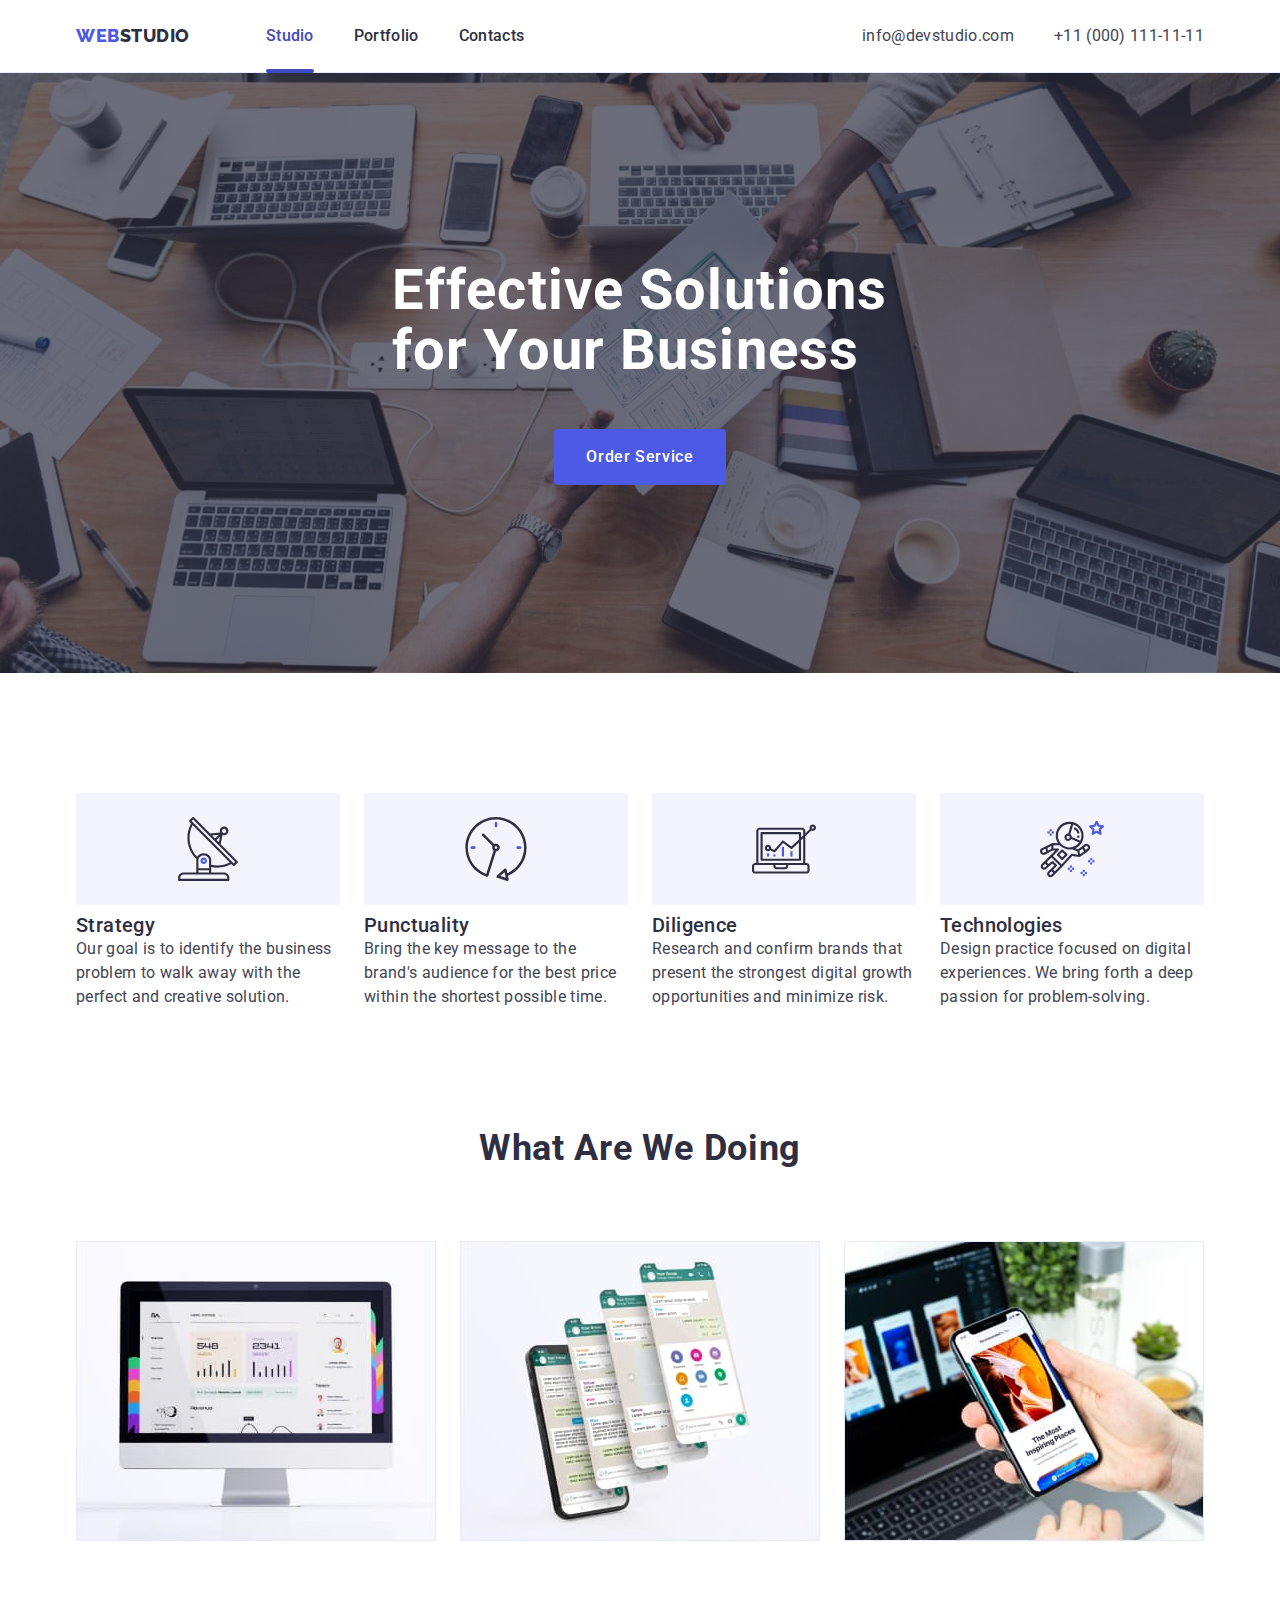
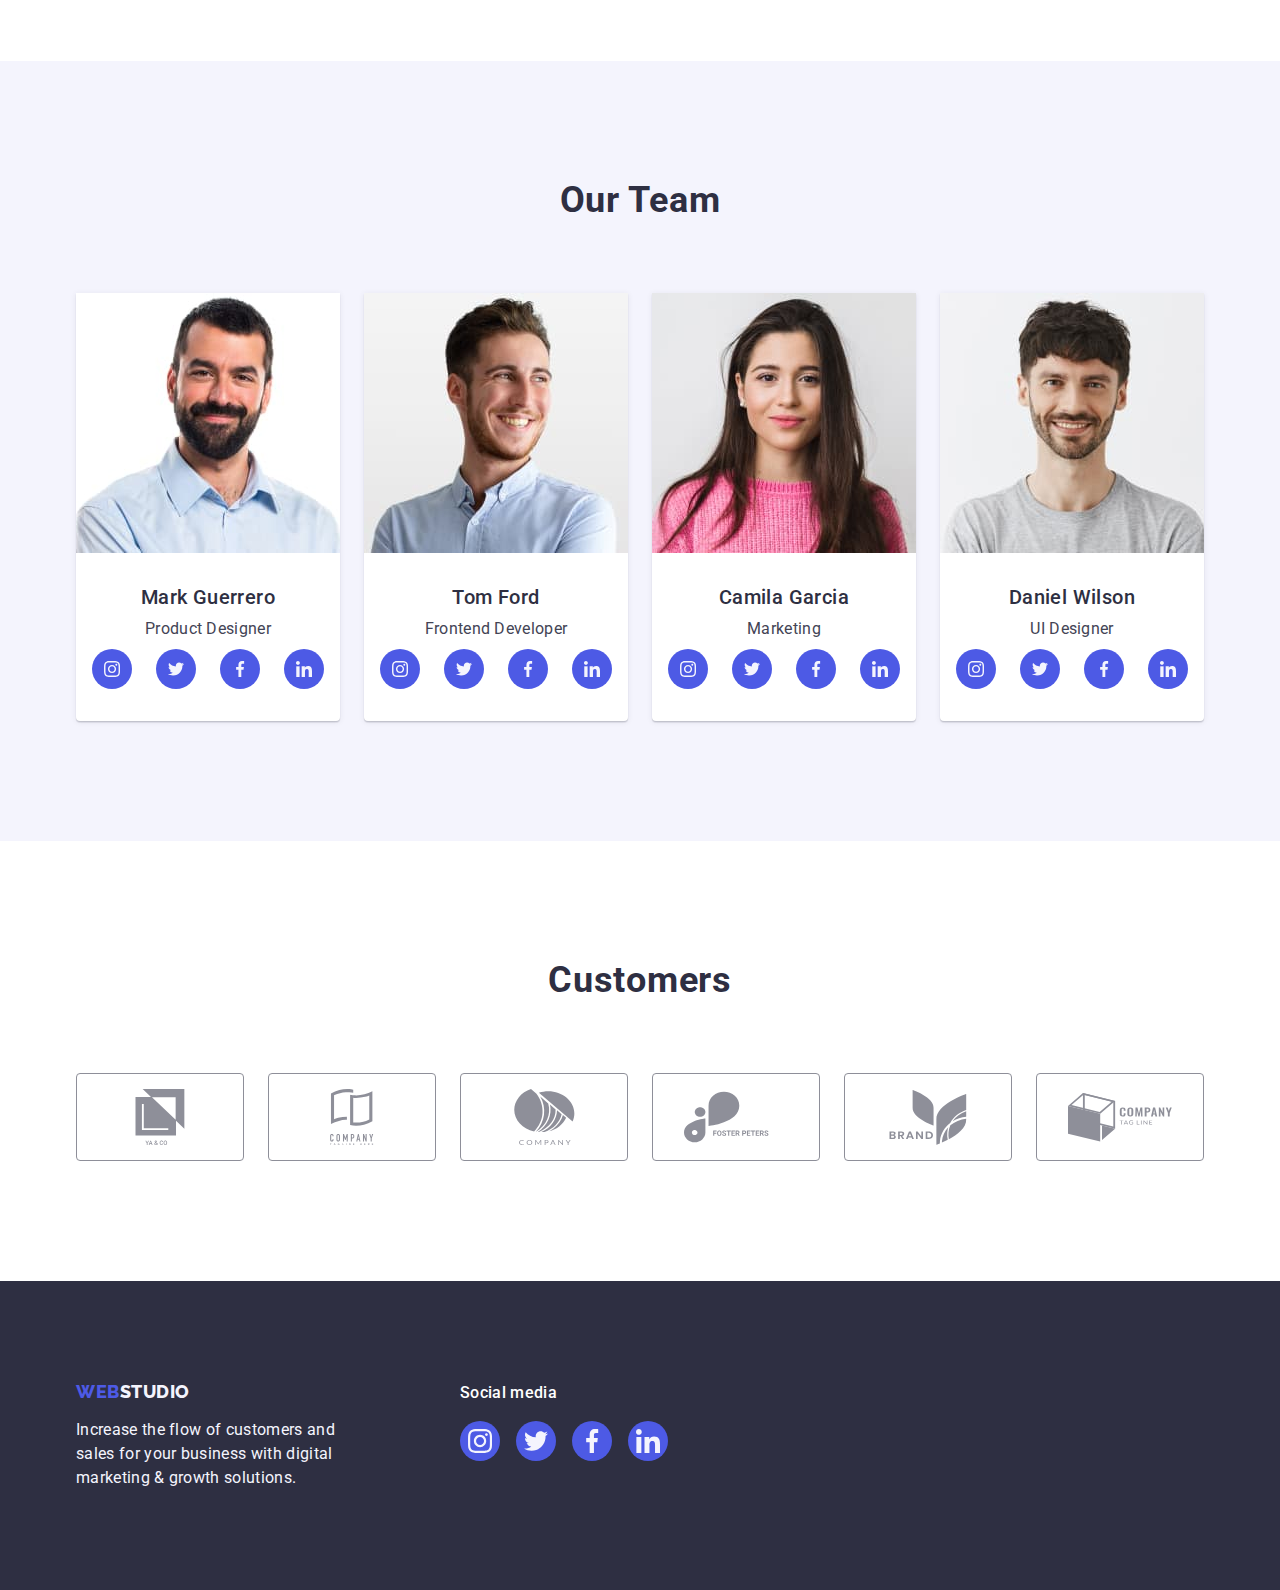
<file: index.html>
<!DOCTYPE html>
<html lang="en">
<head>
    <meta charset="UTF-8">
    <meta http-equiv="X-UA-Compatible" content="IE=edge">
    <meta name="viewport" content="width=device-width, initial-scale=1.0">
    <title>WebStudio</title>
    <link rel="stylesheet" href="https://cdn.jsdelivr.net/npm/modern-normalize@1.1.0/modern-normalize.min.css">
    <link rel="preconnect" href="https://fonts.googleapis.com">
    <link rel="preconnect" href="https://fonts.gstatic.com" crossorigin>
    <link
        href="https://fonts.googleapis.com/css2?family=Raleway:wght@800&family=Roboto:wght@400;500;700;900&family=Tilt+Prism&display=swap"
        rel="stylesheet">
    <link rel="stylesheet" href="./css/styles.css">
</head>
<body>
        <header class="header">
            <div class="header-container container">   
                <nav class="page-nav">
                    <a class="logo-main link" href="./index.html">Web<span class="logo-accent">Studio</span></a>
                    <ul class="nav-menu list">
                        <li>
                            <a class="page-link link active" href="./index.html">Studio</a>
                        </li>
                        <li>
                            <a class="page-link link" href="./portfolio.html">Portfolio</a>
                        </li>
                        <li>
                            <a class="page-link link" href="#">Contacts</a>
                        </li>
                    </ul>
                </nav>

                <address class="contacts">
                    <ul class="contacts-list list">
                        <li>
                            <a class="contacts-link link" href="mailto:info@devstudio.com">info@devstudio.com</a>
                        </li>
                        <li>
                            <a class="contacts-link link" href="tel:+110001111111">+11 (000) 111-11-11</a>
                        </li>
                    </ul>
                </address>
            </div>
        </header>

        <main>
            
            <section class="title-bloc">
                <div class="container">
                        <h1 class="main-title">Effective Solutions for Your Business</h1>
                        <button data-modal-open class="button-title" type="button">Order Service</button>
                </div>
            </section>
            
            <section class="values-bloc">
                <div class="container">
                    <h2 class="lost-title">Our Values</h2>
                    <ul class="values-list list">
                        <li class="values-items">
                            <div class="values-icon-wrap">
                                <svg class="values-icon" width="64" height="64">
                                    <use href="./images/icons.svg#antenna"></use>
                                </svg>
                            </div>
                            <h3 class="sub-title">Strategy</h3>
                            <p class="text">
                                Our goal is to identify the business problem to walk away with the perfect and creative solution.
                            </p>
                        </li>
                        <li class="values-items">
                            <div class="values-icon-wrap">
                                <svg class="values-icon" width="64" height="64">
                                    <use href="./images/icons.svg#clock"></use>
                                </svg>
                            </div>
                            <h3 class="sub-title">Punctuality</h3>
                            <p class="text">
                                Bring the key message to the brand's audience for the best price within the shortest possible time.
                            </p>
                        </li>
                        <li class="values-items">
                            <div class="values-icon-wrap">
                                <svg class="values-icon" width="64" height="64">
                                    <use href="./images/icons.svg#diagram"></use>
                                </svg>
                            </div>
                            <h3 class="sub-title">Diligence</h3>
                            <p class="text">
                                Research and confirm brands that present the strongest digital growth opportunities and minimize risk.
                            </p>
                        </li>
                        <li class="values-items">
                            <div class="values-icon-wrap">
                                <svg class="values-icon" width="64" height="64">
                                    <use href="./images/icons.svg#astronaut"></use>
                                </svg>
                            </div>
                            <h3 class="sub-title">Technologies</h3>
                            <p class="text">
                                Design practice focused on digital experiences. We bring forth a deep passion for problem-solving.
                            </p>
                        </li>
                    </ul>
                </div>
            </section>

            <section class="doing-bloc">
                <div class="container">
                    <h2 class="parts-title">What are we doing</h2>
                    <ul class="doing-list list">
                        <li class="doing-items">
                            <img  class="doing-img"
                                src="./images/img1.jpg"
                                alt="Computer screen"
                                width="360"
                                height="300"
                            >
                        </li>
                        <li class="doing-items">
                            <img class="doing-img"
                                src="./images/img2.jpg"
                                alt="Tabs on your smartphone"
                                width="360"
                                height="300"
                            >
                        </li>
                        <li class="doing-items">
                            <img class="doing-img"
                                src="./images/img3.jpg"
                                alt="Phone in hand"
                                width="360"
                                height="300"
                            >
                        </li>
                    </ul>
                </div>
            </section>

            <section class="team-bloc">
                <div class="container">
                    <h2 class="parts-title">Our Team</h2>
                    <ul class="team-list list">
                        <li class="team-card">
                            <img  class="team-img"
                            src="./images/teamcard1.jpg"
                            alt="Product Designer Mark Guerrero"
                            width="264"
                            height="260"
                            >
                            <div class="team-card-content">
                                <h3 class="sub-title">Mark Guerrero</h3>
                                <p class="text">Product Designer</p>
                            
                                <ul class="team-link-list list">
                                    <li class="team-link-item">
                                        <a href="https://www.instagram.com" class="team-social-link link">
                                            <svg class="team-social-icon" width="16" height="16">
                                                <use href="./images/icons.svg#instagram"></use>
                                            </svg>
                                        </a>
                                    </li>
                                    <li class="team-link-item">
                                        <a href="https://www.twitter.com/" class="team-social-link link">
                                            <svg class="team-social-icon" width="16" height="16">
                                                <use href="./images/icons.svg#twitter"></use>
                                            </svg>
                                        </a>
                                    </li>
                                    <li class="team-link-item">
                                        <a href="https://www.facebook.com/" class="team-social-link link">
                                            <svg class="team-social-icon" width="16" height="16">
                                                <use href="./images/icons.svg#facebook"></use>
                                            </svg>
                                        </a>
                                    </li>
                                    <li class="team-link-item">
                                        <a href="https://www.linkedin.com/" class="team-social-link link">
                                            <svg class="team-social-icon" width="16" height="16">
                                                <use href="./images/icons.svg#linkedin"></use>
                                            </svg>
                                        </a>
                                    </li>
                                </ul>
                            </div>
                        </li>
                        <li class="team-card">
                            <img class="team-img"
                            src="./images/teamcard2.jpg"
                            alt="Frontend Developer Tom Ford"
                            width="264"
                            height="260"
                            >
                            <div class="team-card-content">
                                <h3 class="sub-title">Tom Ford</h3>
                                <p class="text">Frontend Developer</p>
                        
                                <ul class="team-link-list list">
                                    <li class="team-link-item">
                                        <a href="https://www.instagram.com" class="team-social-link link">
                                            <svg class="team-social-icon" width="16" height="16">
                                                <use href="./images/icons.svg#instagram"></use>
                                            </svg>
                                        </a>
                                    </li>
                                    <li class="team-link-item">
                                        <a href="https://www.twitter.com/" class="team-social-link link">
                                            <svg class="team-social-icon" width="16" height="16">
                                                <use href="./images/icons.svg#twitter"></use>
                                            </svg>
                                        </a>
                                    </li>
                                    <li class="team-link-item">
                                        <a href="https://www.facebook.com/" class="team-social-link link">
                                            <svg class="team-social-icon" width="16" height="16">
                                                <use href="./images/icons.svg#facebook"></use>
                                            </svg>
                                        </a>
                                    </li>
                                    <li class="team-link-item">
                                        <a href="https://www.linkedin.com/" class="team-social-link link">
                                            <svg class="team-social-icon" width="16" height="16">
                                                <use href="./images/icons.svg#linkedin"></use>
                                            </svg>
                                        </a>
                                    </li>
                                </ul>
                            </div>

                        </li>
                        <li class="team-card">
                            <img class="team-img"
                            src="./images/teamcard3.jpg"
                            alt="Marketing Camila Garcia"
                            width="264"
                            height="260"
                            >
                            <div class="team-card-content">
                                <h3 class="sub-title">Camila Garcia</h3>
                                <p class="text">Marketing</p>
                            
                                <ul class="team-link-list list">
                                    <li class="team-link-item">
                                        <a href="https://www.instagram.com" class="team-social-link link">
                                            <svg class="team-social-icon" width="16" height="16">
                                                <use href="./images/icons.svg#instagram"></use>
                                            </svg>
                                        </a>
                                    </li>
                                    <li class="team-link-item">
                                        <a href="https://www.twitter.com/" class="team-social-link link">
                                            <svg class="team-social-icon" width="16" height="16">
                                                <use href="./images/icons.svg#twitter"></use>
                                            </svg>
                                        </a>
                                    </li>
                                    <li class="team-link-item">
                                        <a href="https://www.facebook.com/" class="team-social-link link">
                                            <svg class="team-social-icon" width="16" height="16">
                                                <use href="./images/icons.svg#facebook"></use>
                                            </svg>
                                        </a>
                                    </li>
                                    <li class="team-link-item">
                                        <a href="https://www.linkedin.com/" class="team-social-link link">
                                            <svg class="team-social-icon" width="16" height="16">
                                                <use href="./images/icons.svg#linkedin"></use>
                                            </svg>
                                        </a>
                                    </li>
                                </ul>
                            </div>
                        </li>

                        <li class="team-card">
                            <img class="team-img"
                            src="./images/teamcard4.jpg"
                            alt="UI Designer Daniel Wilson"
                            width="264"
                            height="260"
                            >
                            <div class="team-card-content">
                                <h3 class="sub-title">Daniel Wilson</h3>
                                <p class="text">UI Designer</p>
                            
                                <ul class="team-link-list list">
                                    <li class="team-link-item">
                                        <a href="https://www.instagram.com" class="team-social-link link">
                                            <svg class="team-social-icon" width="16" height="16">
                                                <use href="./images/icons.svg#instagram"></use>
                                            </svg>
                                        </a>
                                   <li class="team-link-item">
                                        <a href="https://www.twitter.com/" class="team-social-link link">
                                            <svg class="team-social-icon" width="16" height="16">
                                                <use href="./images/icons.svg#twitter"></use>
                                            </svg>
                                        </a>
                                    </li>
                                    <li class="team-link-item">
                                        <a href="https://www.facebook.com/" class="team-social-link link">
                                            <svg class="team-social-icon" width="16" height="16">
                                                <use href="./images/icons.svg#facebook"></use>
                                            </svg>
                                        </a>
                                    </li>
                                    <li class="team-link-item">
                                        <a href="https://www.linkedin.com/" class="team-social-link link">
                                            <svg class="team-social-icon" width="16" height="16">
                                                <use href="./images/icons.svg#linkedin"></use>
                                            </svg>
                                        </a>
                                    </li>
                                </ul>
                            </div>
                        </li>
                    </ul>
                </div>
            </section>

            <section class="customers-bloc">
                <div class="container">
                    <h2 class="parts-title">Customers</h2>
                    <ul class="customers-list list">
                        <li class="customers-item">
                            <a  class="customers-link link" href="#">
                                <svg class="customers-icon" width="104" height="56">
                                    <use href="./images/icons.svg#group1"></use>
                                </svg>
                            </a>
                        </li>
                        <li class="customers-item">
                            <a class="customers-link link"  href="#">
                                <svg class="customers-icon" width="104" height="56">
                                    <use href="./images/icons.svg#group2"></use>
                                </svg>
                            </a>
                        </li>
                        <li class="customers-item">
                            <a  class="customers-link link" href="#">
                                <svg class="customers-icon" width="104" height="56">
                                    <use href="./images/icons.svg#group3"></use>
                                </svg>
                            </a>
                        </li>
                        <li class="customers-item">
                            <a  class="customers-link link" href="#">
                                <svg class="customers-icon" width="104" height="56">
                                    <use href="./images/icons.svg#group4"></use>
                                </svg>
                            </a>
                        </li>
                        <li class="customers-item">
                            <a  class="customers-link link" href="#">
                                <svg class="customers-icon" width="104" height="56">
                                    <use href="./images/icons.svg#group5"></use>
                                </svg>
                            </a>
                        </li>
                        <li class="customers-item">
                            <a  class="customers-link link" href="#">
                                <svg class="customers-icon" width="104" height="56">
                                    <use href="./images/icons.svg#group6"></use>
                                </svg>
                            </a>
                        </li>
                    </ul>
                </div>
            </section>
        </main>

        <footer class="lower-bloc">
            <div class="footer-container container">
                <div class="footer-logo-wrap">
                    <a class="logo-main link" href="./index.html">Web<span class="logo-accent-lower">Studio</span></a>
                    <p class="lower-text">
                    Increase the flow of customers and sales for your business with digital marketing & growth solutions.
                    </p>
                </div>   
            
                <div class="footer-link-wrap">
                    <p class="footer-title">Social media</p>
                    <ul class="footer-list list">
                        <li class="footer-item">
                            <a class="footer-social-link link" href="https://www.instagram.com">
                                <svg class="footer-icon" width="24" height="24">
                                    <use href="./images/icons.svg#instagram"></use>
                                </svg>
                            </a>
                        </li>
                        <li class="footer-item">
                            <a class="footer-social-link link" href="https://www.twitter.com">
                                <svg class="footer-icon" width="24" height="24">
                                    <use href="./images/icons.svg#twitter"></use>
                                </svg>
                            </a>
                        </li>
                        <li class="footer-item">
                            <a class="footer-social-link link" href="https://www.facebook.com">
                                <svg class="footer-icon" width="24" height="24">
                                    <use href="./images/icons.svg#facebook"></use>
                                </svg>
                            </a>
                        </li>
                        <li class="footer-item">
                            <a class="footer-social-link link" href="https://linkedin.com">
                                <svg class="footer-icon" width="24" height="24">
                                    <use href="./images/icons.svg#linkedin"></use>
                                </svg>
                            </a>
                        </li>
                    </ul>
                </div>
            </div>
        </footer>

        <div class="backdrop is-hidden" data-modal>
            <div class="modal-content">
                <button data-modal-close class="btn-close" type="button">
                    <svg class="btn-icon-close" width="8" height="8">
                        <use href="./images/icons.svg#close"></use>
                    </svg>
                </button>
            </div>
        </div>

    <script src="./js/modal.js"></script>
</body>
</html>
</file>
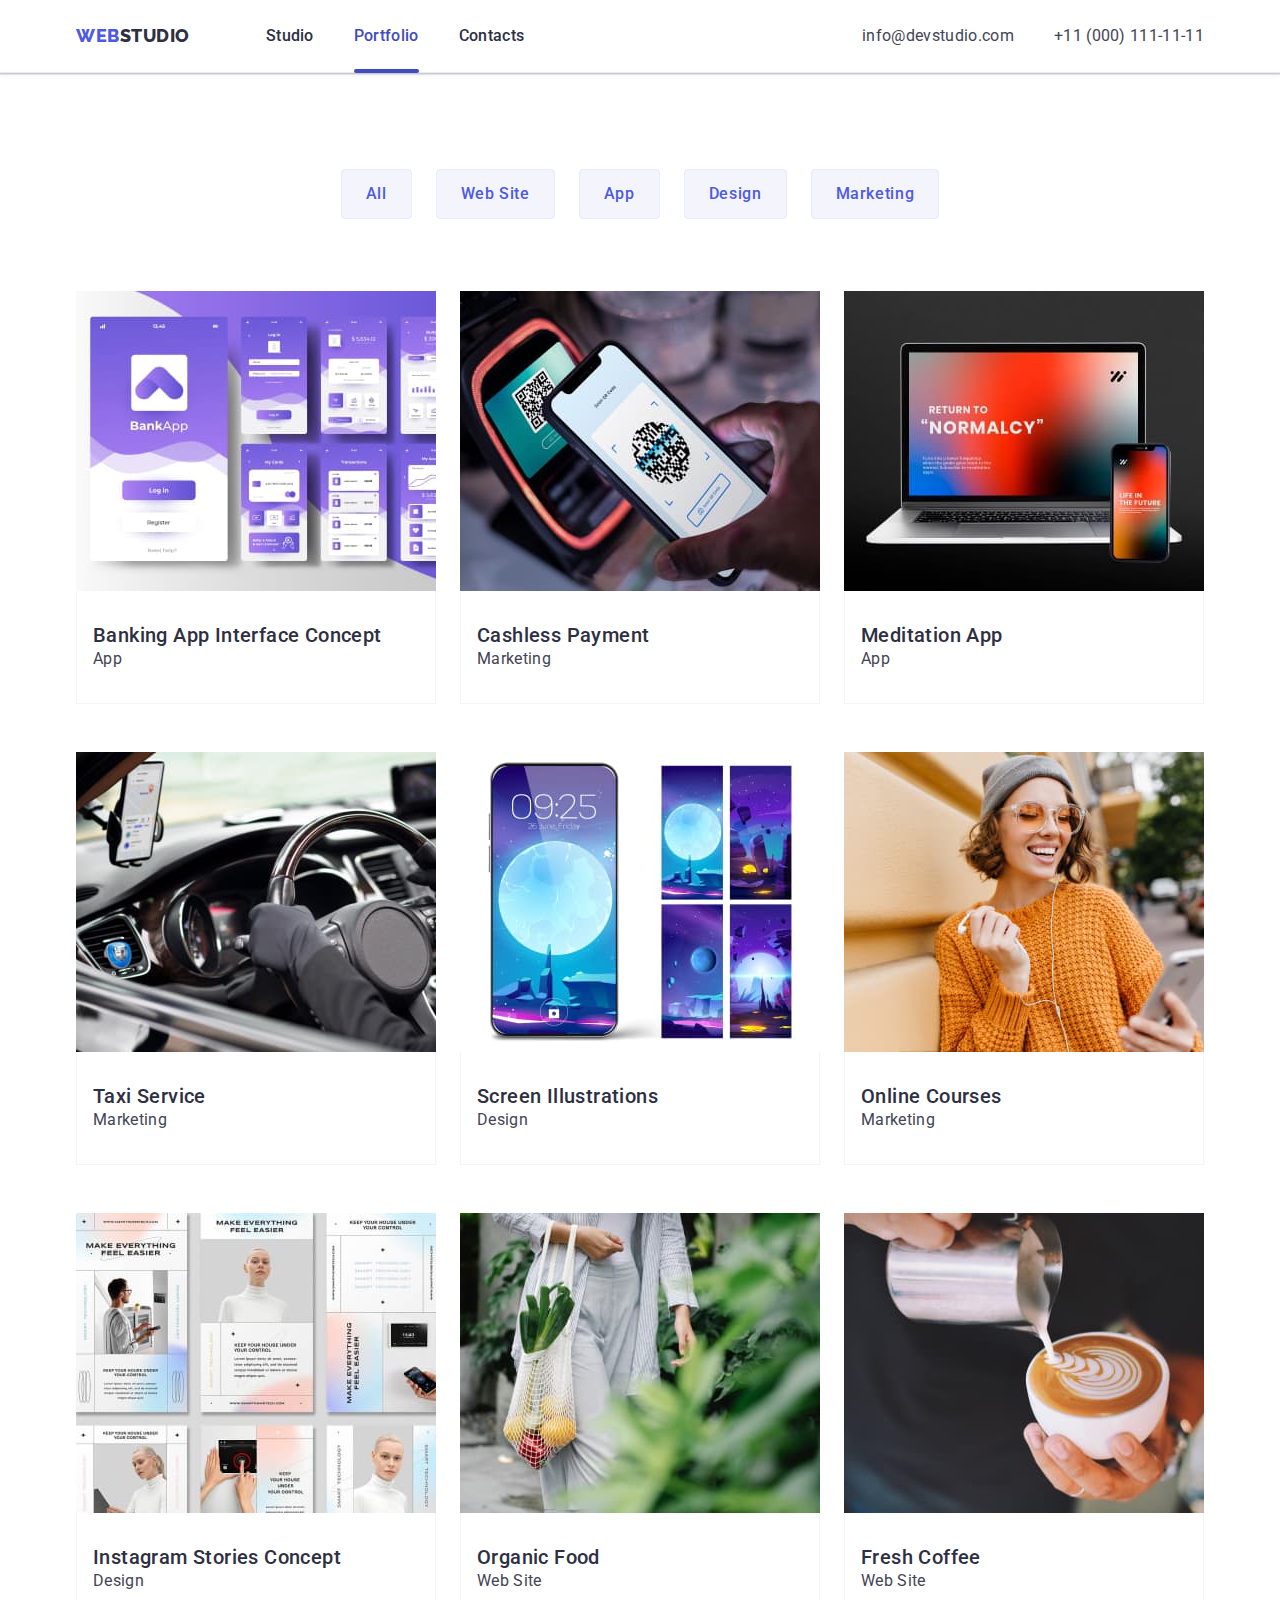
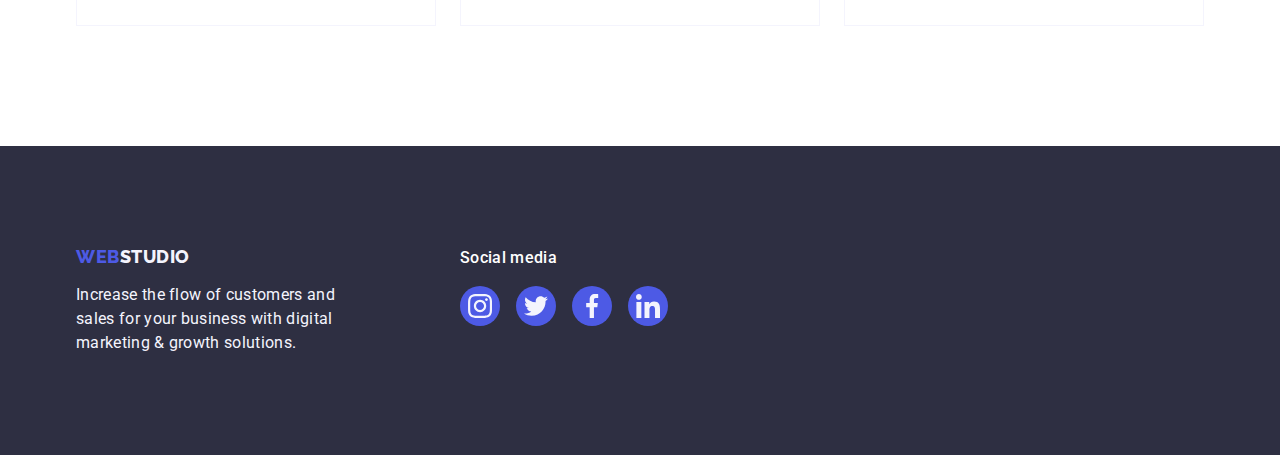
<file: portfolio.html>
<!DOCTYPE html>
<html lang="en">

<head>
    <meta charset="UTF-8">
    <meta http-equiv="X-UA-Compatible" content="IE=edge">
    <meta name="viewport" content="width=device-width, initial-scale=1.0">
    <title>Portfolio</title>
    <link rel="stylesheet" href="https://cdn.jsdelivr.net/npm/modern-normalize@1.1.0/modern-normalize.min.css">
    <link rel="preconnect" href="https://fonts.googleapis.com">
    <link rel="preconnect" href="https://fonts.gstatic.com" crossorigin>
    <link
        href="https://fonts.googleapis.com/css2?family=Raleway:wght@800&family=Roboto:wght@400;500;700;900&family=Tilt+Prism&display=swap"
        rel="stylesheet">
    <link rel="stylesheet" href="./css/styles.css">
</head>

<body>
    <header class="header">
        <div class="header-container container">
            <nav class="page-nav">
                <a class="logo-main link" href="./index.html">Web<span class="logo-accent">Studio</span></a>
                <ul class="nav-menu list">
                    <li>
                        <a class="page-link link" href="./index.html">Studio</a>
                    </li>
                    <li>
                        <a class="page-link link active" href="./portfolio.html">Portfolio</a>
                    </li>
                    <li>
                        <a class="page-link link" href="">Contacts</a>
                    </li>
                </ul>
            </nav>

            <address class="contacts">
                <ul class="contacts-list list">
                    <li>
                        <a class="contacts-link link" href="mailto:info@devstudio.com">info@devstudio.com</a>
                    </li>
                    <li>
                        <a  class="contacts-link link" href="tel:+110001111111">+11 (000) 111-11-11</a>
                    </li>
                </ul>
            </address>
            </div>
    </header>

    <main>
        <section class="portfolio-section">
            <div class="container">
                <h1 class="lost-title">Portfolio</h1>
                <ul class="filter-list list">
                    <li>
                        <button class="filter" type="button">All</button>
                    </li>
                    <li>
                        <button class="filter" type="button">Web Site</button>
                    </li>
                    <li>
                        <button class="filter" type="button">App</button>
                    </li>
                    <li>
                        <button class="filter" type="button">Design</button>
                    </li>
                    <li>
                        <button class="filter" type="button">Marketing</button>
                    </li>
                </ul>

                <ul class="project-card-list list">
                    <li class="project-card-items">
                        <a class="project-card-link link" href="">
                            <div class="project-overlay">
                                <img class="project-card-img"
                                src="./images/card1.jpg"
                                alt="Banking App Interface Concept"
                                width="360"
                                height="300">
                                <p class="overlay-text">
                                    14 Stylish and User-Friendly App Design Concepts · Task Manager App · Calorie Tracker App · Exotic Fruit Ecommerce App · Cloud Storage App
                                </p>
                            </div>
                            <div class="project-card-text">
                            <h2 class="sub-title">Banking App Interface Concept</h2>
                            <p class="text">App</p>
                            </div>
                        </a>
                    </li>
                    <li class="project-card-items">
                        <a class="project-card-link link" href="">
                            <div class="project-overlay">
                                <img class="project-card-img"
                                src="./images/card2.jpg"
                                alt="Cashless Payment"
                                width="360"
                                height="300"
                                >
                                <p class="overlay-text">
                                    14 Stylish and User-Friendly App Design Concepts · Task Manager App · Calorie Tracker App · Exotic Fruit Ecommerce App · Cloud Storage App
                                </p>
                            </div>
                            <div class="project-card-text">
                            <h2 class="sub-title">Cashless Payment</h2>
                            <p class="text">Marketing</p>
                            </div>
                        </a>
                    </li>
                    <li class="project-card-items">
                        <a class="project-card-link link" href="">
                            <div class="project-overlay">
                                <img class="project-card-img"
                                src="./images/card3.jpg"
                                alt="laptop and smartphone"
                                width="360"
                                height="300"
                                >
                                <p class="overlay-text">
                                    14 Stylish and User-Friendly App Design Concepts · Task Manager App · Calorie Tracker App · Exotic Fruit Ecommerce App · Cloud Storage App
                                </p>
                            </div>
                            <div class="project-card-text">
                            <h2 class="sub-title">Meditation App</h2>
                            <p class="text">App</p>
                            </div>
                        </a>
                    </li>
                    <li class="project-card-items">
                        <a class="project-card-link link" href="">
                            <div class="project-overlay">
                                <img class="project-card-img"
                                src="./images/card4.jpg"
                                alt="Steering wheel of a car with the driver's hands on it"
                                width="360"
                                height="300"
                                >
                                <p class="overlay-text">
                                    14 Stylish and User-Friendly App Design Concepts · Task Manager App · Calorie Tracker App · Exotic Fruit Ecommerce App · Cloud Storage App
                                </p>
                            </div>
                            <div class="project-card-text">
                            <h2 class="sub-title">Taxi Service</h2>
                            <p class="text">Marketing</p>
                            </div>
                        </a>
                    </li>
                    <li class="project-card-items">
                        <a class="project-card-link link" href="">
                            <div class="project-overlay">
                                <img class="project-card-img"
                                src="./images/card5.jpg"
                                alt="Screen Illustrations"
                                width="360"
                                height="300"
                                >
                                <p class="overlay-text">
                                    14 Stylish and User-Friendly App Design Concepts · Task Manager App · Calorie Tracker App · Exotic Fruit Ecommerce App · Cloud Storage App
                                </p>
                            </div>
                            <div class="project-card-text">
                            <h2 class="sub-title">Screen Illustrations</h2>
                            <p class="text">Design</p>
                            </div>
                        </a>
                    </li>
                    <li class="project-card-items">
                        <a  class="project-card-link link" href="">
                            <div class="project-overlay">
                                <img class="project-card-img"
                                src="./images/card6.jpg"
                                alt="The girl in headphones looks at the phone"
                                width="360"
                                height="300"
                                >
                                <p class="overlay-text">
                                    14 Stylish and User-Friendly App Design Concepts · Task Manager App · Calorie Tracker App · Exotic Fruit Ecommerce App · Cloud Storage App
                                </p>
                            </div>
                            <div class="project-card-text">
                            <h2 class="sub-title">Online Courses</h2>
                            <p class="text">Marketing</p>
                            </div>
                        </a>
                    </li>
                    <li class="project-card-items">
                        <a class="project-card-link link" href="">
                            <div class="project-overlay">
                                <img class="project-card-img"
                                src="./images/card7.jpg"
                                alt="Example of instagram stories"
                                width="360" height="300"
                                >
                                <p class="overlay-text">
                                    14 Stylish and User-Friendly App Design Concepts · Task Manager App · Calorie Tracker App · Exotic Fruit Ecommerce App · Cloud Storage App
                                </p>
                            </div>
                            <div class="project-card-text">
                            <h2 class="sub-title">Instagram Stories Concept</h2>
                            <p class="text">Design</p>
                            </div>
                        </a>
                    </li>
                    <li class="project-card-items">
                        <a class="project-card-link link" href="">
                            <div class="project-overlay">
                                <img class="project-card-img"
                                src="./images/card8.jpg"
                                alt="Organic Food"
                                width="360"
                                height="300"
                                >
                                <p class="overlay-text">
                                    14 Stylish and User-Friendly App Design Concepts · Task Manager App · Calorie Tracker App · Exotic Fruit Ecommerce App · Cloud Storage App
                                </p>
                            </div>
                            <div class="project-card-text">
                            <h2 class="sub-title">Organic Food</h2>
                            <p class="text">Web Site</p>
                            </div>
                        </a>
                    </li>
                    <li class="project-card-items">
                        <a class="project-card-link link" href="">
                            <div class="project-overlay">
                                <img class="project-card-img"
                                src="./images/card9.jpg"
                                alt="Fresh Coffee"
                                width="360"
                                height="300"
                                >
                                <p class="overlay-text">
                                    14 Stylish and User-Friendly App Design Concepts · Task Manager App · Calorie Tracker App · Exotic Fruit Ecommerce App · Cloud Storage App
                                </p>
                            </div>
                            <div class="project-card-text">
                            <h2 class="sub-title">Fresh Coffee</h2>
                            <p class="text">Web Site</p>
                            </div>
                        </a>
                    </li>
                </ul>
            </div>
        </section>
    </main>


    <footer class="lower-bloc">
        <div class="footer-container container">
            <div class="footer-logo-wrap">
                <a class="logo-main link" href="./index.html">Web<span class="logo-accent-lower">Studio</span></a>
                <p class="lower-text">
                    Increase the flow of customers and sales for your business with digital marketing & growth solutions.
                </p>
            </div>
    
            <div class="footer-link-wrap">
                <p class="footer-title">Social media</p>
                <ul class="footer-list list">
                    <li class="footer-item">
                        <a class="footer-social-link link" href="https://www.instagram.com">
                            <svg class="footer-icon" width="24" height="24">
                                <use href="./images/icons.svg#instagram"></use>
                            </svg>
                        </a>
                    </li>
                    <li class="footer-item">
                        <a class="footer-social-link link" href="https://www.twitter.com">
                            <svg class="footer-icon" width="24" height="24">
                                <use href="./images/icons.svg#twitter"></use>
                            </svg>
                        </a>
                    </li>
                    <li class="footer-item">
                        <a class="footer-social-link link" href="https://www.facebook.com">
                            <svg class="footer-icon" width="24" height="24">
                                <use href="./images/icons.svg#facebook"></use>
                            </svg>
                        </a>
                    </li>
                    <li class="footer-item">
                        <a class="footer-social-link link" href="https://linkedin.com">
                            <svg class="footer-icon" width="24" height="24">
                                <use href="./images/icons.svg#linkedin"></use>
                            </svg>
                        </a>
                    </li>
                </ul>
            </div>
        </div>
    </footer>
</body>
</html>
</file>
<file: css/styles.css>
:root {
    --acent-brand-color: #4d5ae5;
    --active-color: #404BBF;
    --dark-brand-color: #2E2F42;
    --text-color: #434455;
    --white: #FFFFFF;
    --light-brand-color: #F4F4FD;
    --acent-light-color: #E7E9FC;
    --hero-bg-color: #2E2F42;
    --subtle-text: #8E8F99;
    --success: #31D0AA;
    --modal-background: #FCFCFC;
}

body {
    font-family: "Roboto", sans-serif;
    font-size: 16px;
    color: var(--text-color);
    background-color: #FFF;
    line-height: 1.5;
    letter-spacing: 0.32px;
}

h1,
h2,
h3,
h4,
h5,
h6,
p {
    margin: 0;
}

img{
    display: block;
    max-width: 100%;
}

.lost-title {
    position: absolute;
    width: 1px;
    height: 1px;
    margin: -1px;
    border: 0;
    padding: 0;
    white-space: nowrap;
    clip-path: inset(100%);
    clip: rect(0 0 0 0);
    overflow: hidden;
}

.list {
    list-style-type: none;
    margin: 0;
    padding: 0;
}

.link {
    text-decoration: none;
}

.container {
    width: 1158px;
    padding: 0 15px;
    margin: 0 auto;
}

/**------------------Header--------------*/

.header{
    border-bottom: 1px solid var(--acent-light-color);
    background: var(--white);
    box-shadow: 0px 1px 6px 0px rgba(46, 47, 66, 0.08), 0px 1px 1px 0px rgba(46, 47, 66, 0.16), 0px 2px 1px 0px rgba(46, 47, 66, 0.08);
}

.header-container {
    display: flex;
}

.page-nav{
    display: flex;
    align-items: center;
}

.logo-main {
    color: var(--acent-brand-color);
    font-size: 18px;
    font-family: "Raleway", sans-serif;
    font-weight: 800;
    line-height: 1.17;
    letter-spacing: 0.54px;
    text-transform: uppercase;
    padding: 24px 0;
    display: block;
    margin-right: 76px;
}

.logo-accent {
    color: var(--dark-brand-color);
}

.nav-menu {
    display: flex;
    gap: 40px;
}

.page-link {
    color: var(--dark-brand-color);
    font-weight: 500;
    padding: 24px 0;
    display: block;
    position: relative;
    transition: color 250ms cubic-bezier(0.4, 0, 0.2, 1);
}

.page-link:hover,
.page-link:focus {
    color: var(--active-color);
}
.page-link.active{
    color: var(--active-color);
}
.page-link.active::after{
    content: "";
    display: block;
    width: 100%;
    height: 4px;
    border-radius: 2px;
    background-color: var(--active-color);
    position: absolute;
    bottom: -1px;
}

.contacts {
    font-style: normal;
    margin-left: auto;
}

.contacts-list {
    display: flex;
    gap: 40px;
}
.contacts-link {
    color: var(--text-color);
    display: block;
    padding: 24px 0;
    transition: color 250ms cubic-bezier(0.4, 0, 0.2, 1);
}
.contacts-link:hover,
.contacts-link:focus {
    color: var(--active-color);
}

/**------------ Main Studio-----------*/

.title-bloc {
    max-width: 1440px;
    padding: 188px 0;
    background-color: var(--hero-bg-color);
    background-image: linear-gradient(
        to bottom,
        rgba(46, 47, 66, 0.70),
        rgba(46, 47, 66, 0.70)
        ), url(../images/people-office.jpg);
    background-repeat: no-repeat;
    background-position: center;
    background-size: cover;
}

.main-title {
    color: var(--white);
    font-size: 56px;
    font-weight: 700;
    line-height: 1.07;
    letter-spacing: 1.12px;
    max-width: 496px;
    margin: 0 auto;
}

.button-title {
    color: var(--white);
    background-color: var(--acent-brand-color);
    font-weight: 500;
    line-height: 1.5;
    letter-spacing: 0.64px;
    cursor: pointer;
    padding: 16px 32px;
    border: 0;
    border-radius: 4px;
    margin-top: 48px;
    margin-right: auto;
    margin-bottom: 0;
    margin-left: auto;
    display: block;
    min-width: 169px;
    transition: background-color 250ms cubic-bezier(0.4, 0, 0.2, 1);
    
}

.button-title:hover,
.button-title:focus {
    background-color: var(--active-color);
}

/**----------Modal--------------- */
.backdrop.is-hidden{
    visibility: hidden;
    opacity: 0;
    pointer-events: none;
}
.backdrop{
    position: fixed;
    top: 0;
    left: 0;
    overflow: auto;
    width: 100%;
    height: 100%;
    background-color: rgba(46, 47, 66, 0.40);
    transition: opacity 250ms cubic-bezier(0.4, 0, 0.2, 1), visibility 250ms cubic-bezier(0.4, 0, 0.2, 1);
}
.modal-content{
    background-color: var(--modal-background);
    border-radius: 4px;
    box-shadow: 0px 2px 1px 0px rgba(0, 0, 0, 0.20), 0px 1px 3px 0px rgba(0, 0, 0, 0.12), 0px 1px 1px 0px rgba(0, 0, 0, 0.14);
    width: 408px;
    min-height: 584px;
    position: absolute;
    top: 50%;
    left: 50%;
    transform: translate(-50%, -50%) scale(1);
    transition: transform 250ms cubic-bezier(0.4, 0, 0.2, 1);
}
.btn-close{
    width: 24px;
    height: 24px;
    color: var(--dark-brand-color);
    background-color: var(--acent-light-color);
    cursor: pointer;
    display: flex;
    justify-content: center;
    align-items: center;
    position: absolute;
    top: 24px;
    right: 24px;
    padding: 0;
    border-radius: 50%;
    border: 1px solid rgba(0, 0, 0, 0.1);
    transition: background-color 250ms cubic-bezier(0.4, 0, 0.2, 1), border 250ms cubic-bezier(0.4, 0, 0.2, 1);
}
.btn-close:is(:hover, :focus) {
    background-color: var(--active-color);
    border: none;
}

.btn-icon-close{
    fill: currentColor;
    transition: fill 250ms cubic-bezier(0.4, 0, 0.2, 1);
}
.btn-close:is(:hover, :focus) .btn-icon-close{
    fill: var(--white);
}

/**------------Section2-----------*/

.values-bloc{
    padding: 120px 0;
}

.values-list{
    display: flex;
    gap: 24px;
}

.values-items{
    flex-basis: calc((100% - 3 * 24px) / 4);
}

.values-icon-wrap{
    display: flex;
    background-color: var(--light-brand-color);
    justify-content: center;
    align-items: center;
    height: 112px;
    margin-bottom: 8px;
    border-radius: 4px;
}

.sub-title {
    color: var(--dark-brand-color);
    font-size: 20px;
    font-weight: 500;
    line-height: 1.2;
    letter-spacing: 0.4px;
}

/**-----------Section3------------ */

.doing-bloc{
    padding-bottom: 120px;
}

.parts-title {
    color: var(--dark-brand-color);
    font-size: 36px;
    font-weight: 700;
    line-height: 1.11;
    letter-spacing: 0.72px;
    text-transform: capitalize;
    text-align: center;
    margin-bottom: 72px;
}

.doing-list{
    display: flex;
    gap: 24px;
}

.doing-items{
    flex-basis: calc((100% - 3 * 16px) / 3);
}

/**-----------Section4------------ */
.team-bloc {
    background-color: var(--light-brand-color);
    padding: 120px 0;
}

.team-list{
    display: flex;
    flex-wrap: wrap;
    gap: 24px;
    margin-top: 72px;
    margin-right: auto;
    margin-left: auto;
    align-content: center;
}

.team-card {
    background-color: var(--white);
    width: calc((100% - 72px) / 4);
    border-radius: 0px 0px 4px 4px;
    box-shadow: 0px 2px 1px 0px rgba(46, 47, 66, 0.08), 0px 1px 1px 0px rgba(46, 47, 66, 0.16), 0px 1px 6px 0px rgba(46, 47, 66, 0.08);
}

.team-card-content{
    display: flex;
    flex-direction: column;
    gap: 8px;
    padding: 32px 0;
    text-align: center;
}

.team-link-list{
    display: flex;
    gap: 24px;
    justify-content: center;
}

.team-link-item{
    width: 40px;
    height: 40px;
}
.team-social-link{
    width: 100%;
    height: 100%;
    background-color: var(--acent-brand-color);
    color: var(--light-brand-color);
    display: flex;
    align-items: center;
    justify-content: center;
    border-radius: 50%;
    transition: background-color 250ms cubic-bezier(0.4, 0, 0.2, 1);
}

.team-social-link:hover,
.team-social-link:focus{
    background-color: var(--active-color);
}

.team-social-icon{
    fill: currentColor;
    width: 16px;
    height: 16px;
}

/**--------------Section5----------**/

.customers-bloc{
    padding: 120px 0;
}

.customers-list{
    display: flex;
    gap: 24px;
    justify-content: center;
}
.customers-item{
    width: calc((100% - 5*24px) / 6);
    height: 88px;
}
.customers-link{
    width: 100%;
    height: 100%;
    display: flex;
    justify-content: center;
    align-items: center;
    color: var(--subtle-text);
    border-radius: 4px;
    border: 1px solid var(--subtle-text);
    transition: color 250ms cubic-bezier(0.4, 0, 0.2, 1), border-color 250ms cubic-bezier(0.4, 0, 0.2, 1);
    
}
.customers-icon{
    fill: currentColor;
}
.customers-link:is(:hover, :focus) {
    color: var(--active-color);
    border-color: var(--active-color);
}

/* *---------------Footer--------- */

.lower-bloc {
    background-color: var(--dark-brand-color);
    padding: 100px 0; 
}
.footer-container{
    display: flex;
    justify-content: flex-start;
    align-items: baseline;
}
.footer-logo-wrap{
    margin-right: 120px;
}
.lower-bloc .logo-main {
    display: inline-block;
    padding: 0;
    margin-bottom: 16px;
    margin-right: 0;
}

.lower-text {
    color: var(--light-brand-color);
    font-weight: normal;
    max-width: 264px;
}

.logo-accent-lower {
    color:var(--light-brand-color);
}
.footer-title{
    color: var(--white);
    font-weight: 500;
    font-size: 16px;
    line-height: 1.5;
    letter-spacing: 0.02em;
    margin-bottom: 16px;
}
.footer-list{
    display: flex;
    gap: 16px;
    
}
.footer-item{
    width: 40px;
    height: 40px;
}
.footer-social-link{
    width: 100%;
    height: 100%;
    background-color: var(--acent-brand-color);
    color: var(--light-brand-color);
    border-radius: 50%;
    display: flex;
    justify-content: center;
    align-items: center;
    transition: background-color 250ms cubic-bezier(0.4, 0, 0.2, 1);
}
.footer-icon{
    fill: currentColor;
}
.footer-social-link:hover,
.footer-social-link:focus{
    background-color: var(--success);
}

/**----------Portfolio*------------*/

.portfolio-section{
    padding: 96px 0 120px 0;
}

.filter-list{
    display: flex;
    gap: 24px;
    justify-content: center;
    margin-bottom: 72px;
}

.filter {
    color: var(--acent-brand-color);
    font-weight: 500;
    line-height: 1.5;
    letter-spacing: 0.64px;
    background-color: var(--light-brand-color);
    cursor: pointer;
    padding: 12px 24px;
    border-radius: 4px;
    border: 1px solid var(--acent-light-color);
    background-color: var(--light-brand-color);
    transition: color 250ms cubic-bezier(0.4, 0, 0.2, 1), background-color 250ms cubic-bezier(0.4, 0, 0.2, 1), border-color 250ms cubic-bezier(0.4, 0, 0.2, 1), box-shadow 250ms cubic-bezier(0.4, 0, 0.2, 1);
}

.filter:hover,
.filter:focus {
    color: var(--white);
    background-color: var(--active-color);
    border: 1px solid transparent;
    box-shadow: 0px 2px 2px 0px rgba(0, 0, 0, 0.12), 0px 2px 1px 0px rgba(0, 0, 0, 0.08), 0px 3px 1px 0px rgba(0, 0, 0, 0.10);
}

.project-card-list{
    display: flex;
    flex-wrap: wrap;
    gap: 24px;
    row-gap: 48px;
    align-content: center;
}

.project-card-items {
    flex-basis: calc((100% - 48px) / 3);
}

.project-card-link{
    display: block;
    transition: box-shadow 250ms cubic-bezier(0.4, 0, 0.2, 1);
}

.project-card-text{
    padding: 32px 16px;
    border: 1px solid var(--light-brand-color);
    border-top: none;
}
.project-card-link:hover,
.project-card-link:focus {
    box-shadow: 0px 2px 1px 0px rgba(46, 47, 66, 0.08), 0px 1px 1px 0px rgba(46, 47, 66, 0.16), 0px 1px 6px 0px rgba(46, 47, 66, 0.08);
}

.text {
    color: var(--text-color);
    font-size: 16px;
    font-weight: normal;
    line-height: 1.5;
    letter-spacing: 0.32px;
}
/* *------------Overlay------------ */

.project-overlay{
    position: relative;
    overflow: hidden;
}
.project-card-link:is(:hover, :focus) .overlay-text {
    transform: translateY(0);
}
.overlay-text{
    color: var(--light-brand-color);
    background-color: var(--acent-brand-color);
    height: 100%;
    position: absolute;
    top: 0;
    left: 0;
    padding: 40px 32px;
    transform: translateY(100%);
    transition: transform 250ms cubic-bezier(0.4, 0, 0.2, 1);
}
</file>
